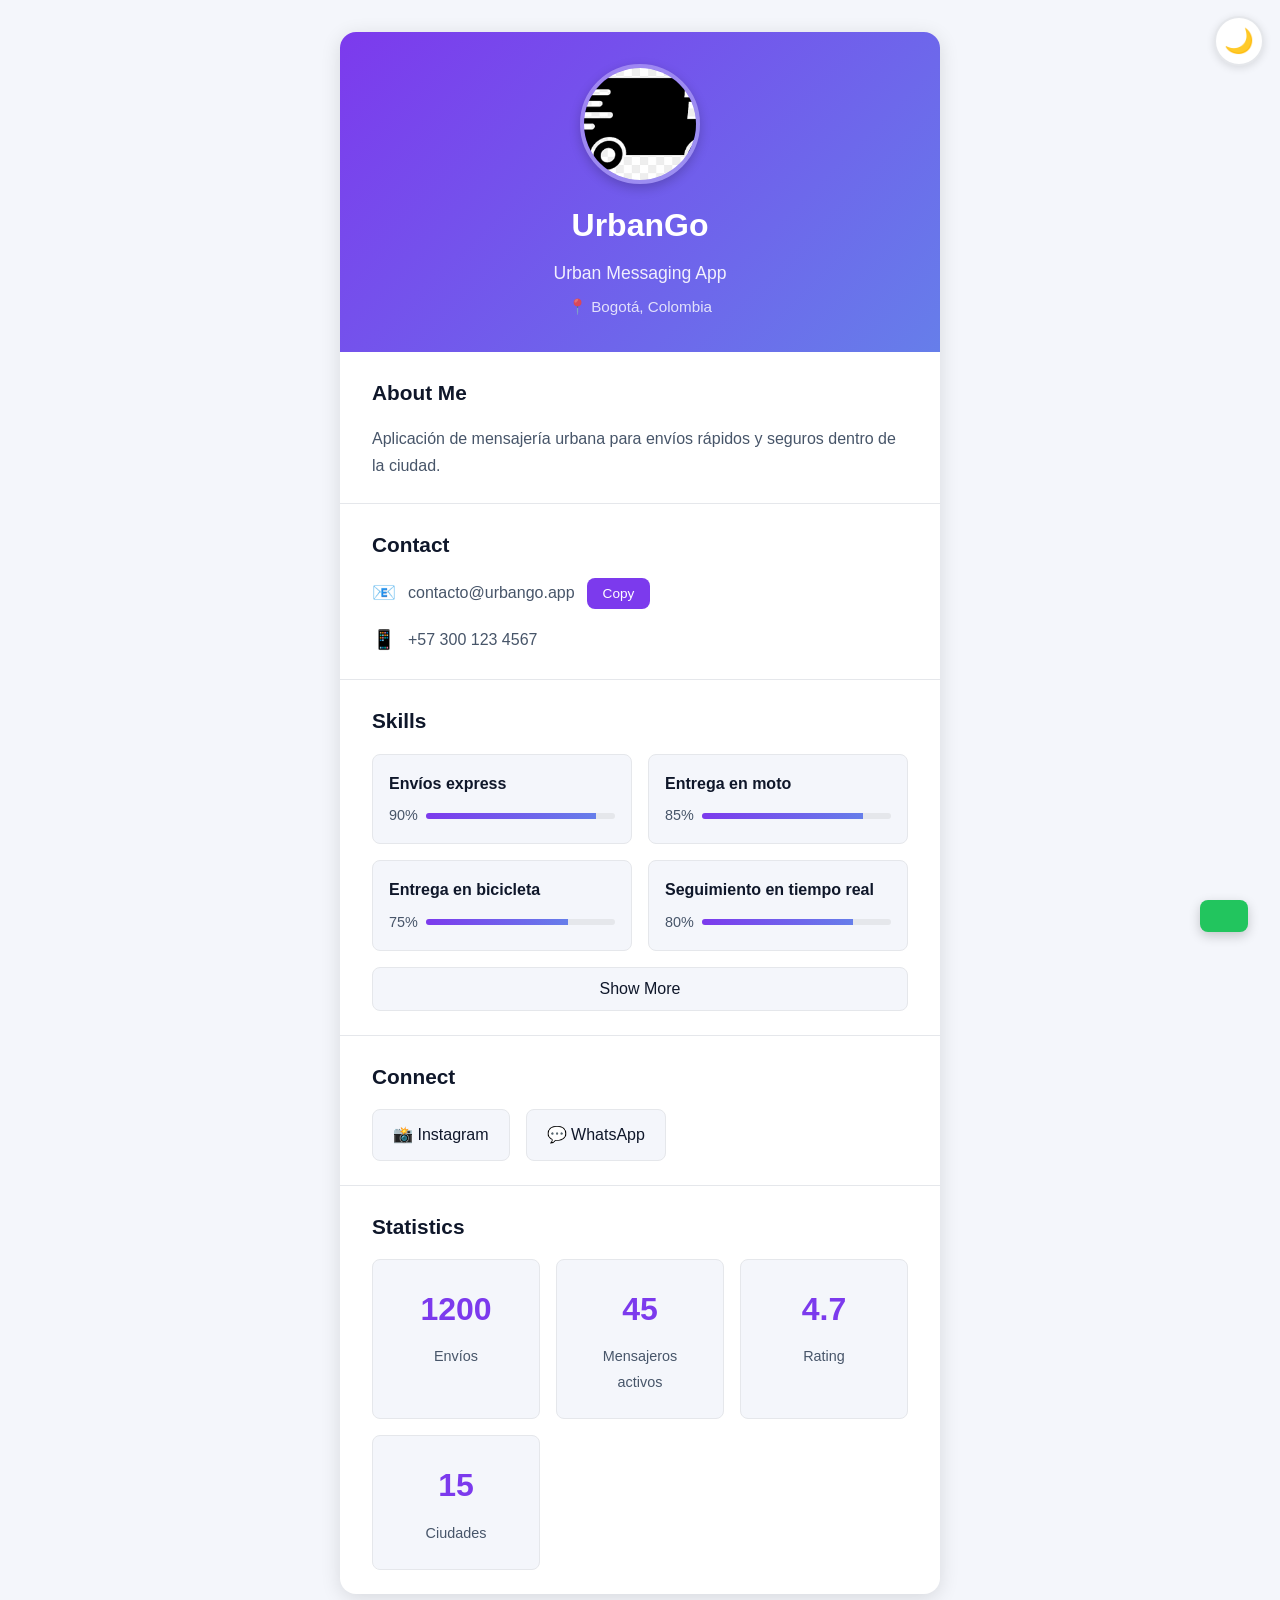
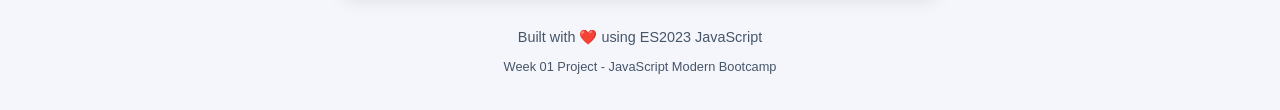
<file: week-01/3-proyecto/index.html>
<!DOCTYPE html>
<html lang="en">
<head>
  <meta charset="UTF-8">
  <meta name="viewport" content="width=device-width, initial-scale=1.0">
  <title>Interactive Business Card</title>
  <link rel="stylesheet" href="styles.css">
</head>
<body>
  <div class="container">
    <!-- Theme Toggle Button -->
    <button id="themeToggle" class="theme-toggle" aria-label="Toggle theme">
      <span class="theme-icon">🌙</span>
    </button>

    <!-- Business Card -->
    <div class="card" id="businessCard">
      <!-- Header Section -->
      <div class="card-header">
        <div class="avatar">
          <img src="img/images.png" alt="Logo UrbanGo" id="avatarImg">
        </div>
        <div class="header-info">
          <h1 id="userName">Loading...</h1>
          <p class="title" id="userTitle">Loading...</p>
          <p class="location" id="userLocation">📍 Loading...</p>
        </div>
      </div>

      <!-- Bio Section -->
      <div class="card-section">
        <h2>About Me</h2>
        <p id="userBio" class="bio">Loading...</p>
      </div>

      <!-- Contact Section -->
      <div class="card-section">
        <h2>Contact</h2>
        <div class="contact-info">
          <div class="contact-item">
            <span class="icon">📧</span>
            <span id="userEmail">Loading...</span>
            <button id="copyEmailBtn" class="btn btn-small">Copy</button>
          </div>
          <div class="contact-item">
            <span class="icon">📱</span>
            <span id="userPhone">Loading...</span>
          </div>
        </div>
      </div>

      <!-- Skills Section -->
      <div class="card-section">
        <h2>Skills</h2>
        <div id="skillsList" class="skills-list">
          Loading...
        </div>
        <button id="toggleSkills" class="btn btn-secondary">Show More</button>
      </div>

      <!-- Social Media Section -->
      <div class="card-section">
        <h2>Connect</h2>
        <div id="socialLinks" class="social-links">
          Loading...
        </div>
      </div>

      <!-- Statistics Section -->
      <div class="card-section">
        <h2>Statistics</h2>
        <div id="stats" class="stats-grid">
          Loading...
        </div>
      </div>
    </div>

    <!-- Footer -->
    <footer class="footer">
      <p>Built with ❤️ using ES2023 JavaScript</p>
      <p class="small">Week 01 Project - JavaScript Modern Bootcamp</p>
    </footer>
  </div>

  <!-- Toast Notification -->
  <div id="toast" class="toast">
    <span id="toastMessage"></span>
  </div>

  <script src="starter/script.js"></script>
</body>
</html>
</file>
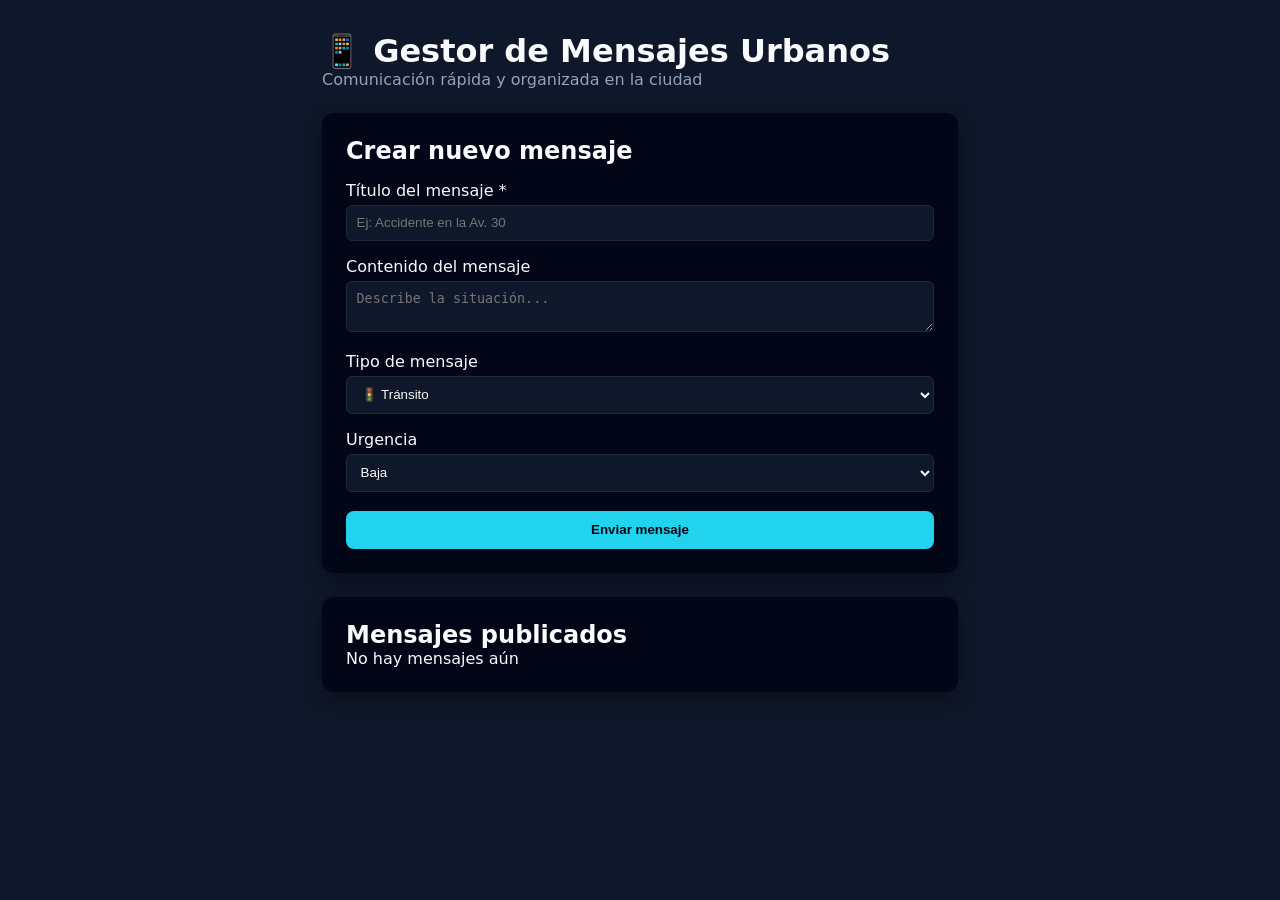
<file: week-02/3-proyecto/index.html>
<!DOCTYPE html>
<html lang="es">
<head>
  <meta charset="UTF-8" />
  <title>Gestor de Mensajes Urbanos</title>
  <link rel="stylesheet" href="styles.css" />
</head>
<body>

  <div class="container">
    <h1>📱 Gestor de Mensajes Urbanos</h1>
    <p class="subtitle">Comunicación rápida y organizada en la ciudad</p>

    <!-- FORMULARIO -->
    <form id="item-form" class="card">
      <h2>Crear nuevo mensaje</h2>

      <label for="item-name">Título del mensaje *</label>
      <input 
        type="text" 
        id="item-name" 
        placeholder="Ej: Accidente en la Av. 30" 
        required 
      />

      <label for="item-description">Contenido del mensaje</label>
      <textarea 
        id="item-description" 
        placeholder="Describe la situación..."
      ></textarea>

      <label for="item-category">Tipo de mensaje</label>
      <select id="item-category">
        <option value="traffic">🚦 Tránsito</option>
        <option value="delivery">📦 Entrega</option>
        <option value="emergency">🚨 Emergencia</option>
        <option value="community">🏘️ Comunidad</option>
      </select>

      <label for="item-priority">Urgencia</label>
      <select id="item-priority">
        <option value="low">Baja</option>
        <option value="medium">Media</option>
        <option value="high">Alta</option>
      </select>

      <button class="btn" type="submit">Enviar mensaje</button>
    </form>

    <!-- LISTA -->
    <section class="card">
      <h2>Mensajes publicados</h2>
      <ul id="item-list"></ul>
    </section>
  </div>

  <script src="starter/script.js"></script>
</body>
</html>
</file>
<file: week-01/3-proyecto/styles.css>
/* ============================================
   CSS Variables for Theming
   ============================================ */
:root {
  --bg-primary: #f4f6fb;
  --bg-secondary: #ffffff;

  --text-primary: #0f172a;
  --text-secondary: #475569;

  --accent: #7c3aed;        
  --accent-hover: #5b21b6;  

  --border: #e5e7eb;
  --shadow: rgba(0, 0, 0, 0.12);


  --success: #22c55e;

  --transition: 0.3s ease;
}

[data-theme="dark"] {
  --bg-primary: #0b1020;
  --bg-secondary: #141a32;

  --text-primary: #f9fafb;
  --text-secondary: #c7d2fe;

  --border: #2e3a8c;
  --shadow: rgba(0, 0, 0, 0.45);
}

/* ============================================
   Reset & Base Styles
   ============================================ */
* {
  margin: 0;
  padding: 0;
  box-sizing: border-box;
}

body {
  font-family: -apple-system, BlinkMacSystemFont, 'Segoe UI', Roboto, Oxygen, Ubuntu, Cantarell, sans-serif;
  background: var(--bg-primary);
  color: var(--text-primary);
  line-height: 1.6;
  transition: background var(--transition), color var(--transition);
}

/* ============================================
   Container & Layout
   ============================================ */
.container {
  max-width: 800px;
  margin: 0 auto;
  padding: 2rem 1rem;
  min-height: 100vh;
  display: flex;
  flex-direction: column;
  align-items: center;
}

/* ============================================
   Theme Toggle Button
   ============================================ */
.theme-toggle {
  position: fixed;
  top: 1rem;
  right: 1rem;
  background: var(--bg-secondary);
  border: 2px solid var(--border);
  border-radius: 50%;
  width: 50px;
  height: 50px;
  cursor: pointer;
  font-size: 1.5rem;
  display: flex;
  align-items: center;
  justify-content: center;
  box-shadow: 0 2px 8px var(--shadow);
  transition: all var(--transition);
  z-index: 1000;
}

.theme-toggle:hover {
  transform: scale(1.1);
  box-shadow: 0 4px 12px var(--shadow);
}

.theme-icon {
  transition: transform var(--transition);
}

.theme-toggle:hover .theme-icon {
  transform: rotate(20deg);
}

/* ============================================
   Business Card
   ============================================ */
.card {
  background: var(--bg-secondary);
  border-radius: 16px;
  box-shadow: 0 4px 20px var(--shadow);
  overflow: hidden;
  width: 100%;
  max-width: 600px;
  transition: all var(--transition);
}

.card:hover {
  box-shadow: 0 8px 30px var(--shadow);
}

/* ============================================
   Card Header
   ============================================ */
.card-header {
  background: linear-gradient(135deg, var(--accent) 0%, #667eea 100%);
  padding: 2rem;
  text-align: center;
  color: white;
}

.avatar {
  width: 120px;
  height: 120px;
  margin: 0 auto 1rem;
  border-radius: 50%;
  overflow: hidden;
  border: 4px solid rgba(255, 255, 255, 0.3);
  box-shadow: 0 4px 12px rgba(0, 0, 0, 0.2);
}

.avatar img {
  width: 100%;
  height: 100%;
  object-fit: cover;
}

.header-info h1 {
  font-size: 2rem;
  margin-bottom: 0.5rem;
  font-weight: 700;
}

.title {
  font-size: 1.1rem;
  opacity: 0.9;
  margin-bottom: 0.5rem;
}

.location {
  font-size: 0.95rem;
  opacity: 0.8;
}

/* ============================================
   Card Sections
   ============================================ */
.card-section {
  padding: 1.5rem 2rem;
  border-bottom: 1px solid var(--border);
}

.card-section:last-child {
  border-bottom: none;
}

.card-section h2 {
  font-size: 1.3rem;
  margin-bottom: 1rem;
  color: var(--text-primary);
}

.bio {
  color: var(--text-secondary);
  line-height: 1.7;
}

/* ============================================
   Contact Section
   ============================================ */
.contact-info {
  display: flex;
  flex-direction: column;
  gap: 1rem;
}

.contact-item {
  display: flex;
  align-items: center;
  gap: 0.75rem;
  color: var(--text-secondary);
}

.icon {
  font-size: 1.2rem;
}

/* ============================================
   Skills Section
   ============================================ */
.skills-list {
  display: grid;
  grid-template-columns: repeat(auto-fill, minmax(200px, 1fr));
  gap: 1rem;
  margin-bottom: 1rem;
}

.skill-item {
  background: var(--bg-primary);
  padding: 1rem;
  border-radius: 8px;
  border: 1px solid var(--border);
  transition: all var(--transition);
}

.skill-item:hover {
  transform: translateY(-2px);
  box-shadow: 0 4px 12px var(--shadow);
  border-color: var(--accent);
}

.skill-name {
  font-weight: 600;
  margin-bottom: 0.5rem;
  color: var(--text-primary);
}

.skill-level {
  display: flex;
  align-items: center;
  gap: 0.5rem;
  font-size: 0.9rem;
  color: var(--text-secondary);
}

.skill-bar {
  flex: 1;
  height: 6px;
  background: var(--border);
  border-radius: 3px;
  overflow: hidden;
}

.skill-bar-fill {
  height: 100%;
  background: linear-gradient(90deg, var(--accent), #667eea);
  transition: width 0.5s ease;
}

.skill-item.hidden {
  display: none;
}

/* ============================================
   Social Links
   ============================================ */
.social-links {
  display: flex;
  gap: 1rem;
  flex-wrap: wrap;
}

.social-link {
  display: inline-flex;
  align-items: center;
  gap: 0.5rem;
  padding: 0.75rem 1.25rem;
  background: var(--bg-primary);
  border: 1px solid var(--border);
  border-radius: 8px;
  text-decoration: none;
  color: var(--text-primary);
  transition: all var(--transition);
  font-weight: 500;
}

.social-link:hover {
  background: var(--accent);
  color: white;
  transform: translateY(-2px);
  box-shadow: 0 4px 12px var(--shadow);
}

/* ============================================
   Statistics
   ============================================ */
.stats-grid {
  display: grid;
  grid-template-columns: repeat(auto-fit, minmax(150px, 1fr));
  gap: 1rem;
}

.stat-item {
  background: var(--bg-primary);
  padding: 1.5rem;
  border-radius: 8px;
  text-align: center;
  border: 1px solid var(--border);
}

.stat-value {
  font-size: 2rem;
  font-weight: 700;
  color: var(--accent);
  display: block;
  margin-bottom: 0.5rem;
}

.stat-label {
  font-size: 0.9rem;
  color: var(--text-secondary);
}

/* ============================================
   Buttons
   ============================================ */
.btn {
  padding: 0.75rem 1.5rem;
  background: var(--accent);
  color: white;
  border: none;
  border-radius: 8px;
  cursor: pointer;
  font-size: 1rem;
  font-weight: 500;
  transition: all var(--transition);
  width: 100%;
}

.btn:hover {
  background: var(--accent-hover);
  transform: translateY(-2px);
  box-shadow: 0 4px 12px var(--shadow);
}

.btn-small {
  padding: 0.5rem 1rem;
  font-size: 0.85rem;
  width: auto;
}

.btn-secondary {
  background: var(--bg-primary);
  color: var(--text-primary);
  border: 1px solid var(--border);
}

.btn-secondary:hover {
  background: var(--border);
}

/* ============================================
   Toast Notification
   ============================================ */
.toast {
  position: fixed;
  bottom: 2rem;
  right: 2rem;
  background: var(--success);
  color: white;
  padding: 1rem 1.5rem;
  border-radius: 8px;
  box-shadow: 0 4px 12px rgba(0, 0, 0, 0.2);
  transform: translateY(200%);
  transition: transform var(--transition);
  z-index: 2000;
}

.toast.show {
  transform: translateY(0);
}

/* ============================================
   Footer
   ============================================ */
.footer {
  margin-top: 2rem;
  text-align: center;
  color: var(--text-secondary);
  font-size: 0.9rem;
}

.small {
  font-size: 0.8rem;
  margin-top: 0.5rem;
}

/* ============================================
   Responsive Design
   ============================================ */
@media (max-width: 640px) {
  .container {
    padding: 1rem;
  }

  .card-header {
    padding: 1.5rem;
  }

  .header-info h1 {
    font-size: 1.5rem;
  }

  .card-section {
    padding: 1rem 1.5rem;
  }

  .skills-list {
    grid-template-columns: 1fr;
  }

  .stats-grid {
    grid-template-columns: 1fr 1fr;
  }

  .theme-toggle {
    top: 0.5rem;
    right: 0.5rem;
  }
}
</file>
<file: week-02/3-proyecto/styles.css>
:root {
  --bg-primary: #0f172a;
  --bg-secondary: #020617;
  --text-primary: #f8fafc;
  --text-secondary: #94a3b8;
  --accent: #22d3ee;
  --accent-hover: #06b6d4;
  --border: #1e293b;
  --shadow: rgba(0,0,0,0.4);
  --transition: 0.3s ease;
}

* {
  margin: 0;
  padding: 0;
  box-sizing: border-box;
}

body {
  font-family: system-ui, sans-serif;
  background: var(--bg-primary);
  color: var(--text-primary);
}

.container {
  max-width: 700px;
  margin: auto;
  padding: 2rem;
}

.subtitle {
  color: var(--text-secondary);
  margin-bottom: 1.5rem;
}

.card {
  background: var(--bg-secondary);
  padding: 1.5rem;
  border-radius: 12px;
  margin-bottom: 1.5rem;
  box-shadow: 0 6px 20px var(--shadow);
}

label {
  display: block;
  margin-top: 1rem;
}

input, textarea, select {
  width: 100%;
  padding: 0.6rem;
  margin-top: 0.3rem;
  border-radius: 6px;
  border: 1px solid var(--border);
  background: var(--bg-primary);
  color: var(--text-primary);
}

.btn {
  margin-top: 1.2rem;
  width: 100%;
  padding: 0.7rem;
  background: var(--accent);
  color: #020617;
  font-weight: bold;
  border: none;
  border-radius: 8px;
  cursor: pointer;
}

.btn:hover {
  background: var(--accent-hover);
}

ul {
  list-style: none;
}

.message {
  border-left: 5px solid var(--accent);
  padding: 1rem;
  margin-bottom: 1rem;
  background: var(--bg-primary);
  border-radius: 8px;
}

.message h3 {
  margin-bottom: 0.3rem;
}

/* ===============================
   BOTÓN ELIMINAR MENSAJE
   =============================== */
.delete-btn {
  margin-top: 0.8rem;
  background: #ef4444;
  color: white;
  border: none;
  padding: 0.4rem 0.7rem;
  border-radius: 6px;
  cursor: pointer;
  font-size: 0.85rem;
  transition: 0.3s ease;
}

.delete-btn:hover {
  background: #dc2626;
}
</file>
